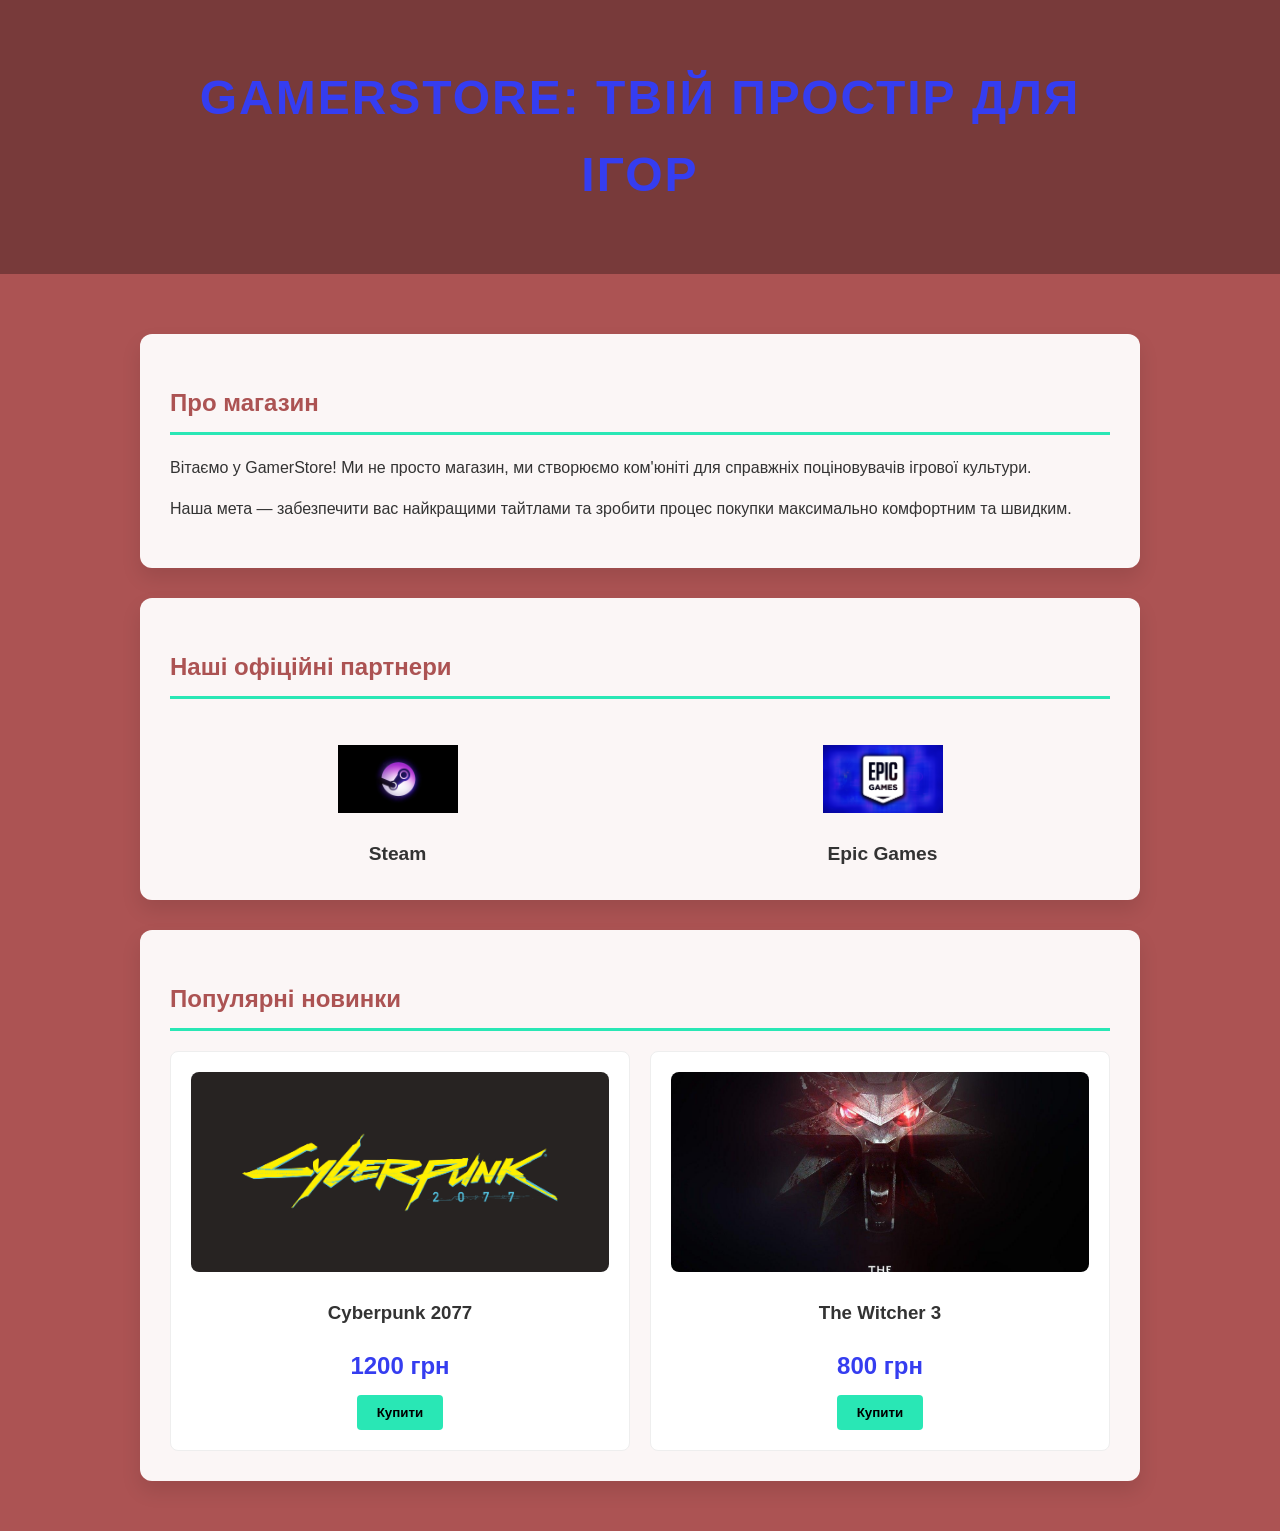
<file: практична робота 1/index.html>
<!DOCTYPE html>
<html lang="uk">
<head>
    <meta charset="UTF-8">
    <meta name="viewport" content="width=device-width, initial-scale=1.0">
    <title>GamerStore | Твій простір для ігор</title>
    <link rel="stylesheet" href="style.css">
</head>
<body>

    <header class="main-header">
        <div class="container">
            <h1 class="main-title">GamerStore: Твій простір для ігор</h1>
        </div>
    </header>

    <main class="container">
        <section class="about-section">
            <h2>Про магазин</h2>
            <div class="about-content">
                <p>Вітаємо у GamerStore! Ми не просто магазин, ми створюємо ком'юніті для справжніх поціновувачів ігрової культури.</p>
                <p>Наша мета — забезпечити вас найкращими тайтлами та зробити процес покупки максимально комфортним та швидким.</p>
           </div>
        </section>

        <section class="partner-section">
    <h2>Наші офіційні партнери</h2>
    <div class="partner-grid">
        <a href="https://store.steampowered.com" target="_blank" class="partner-card">
            <img src="images/steam.jpg" alt="Steam" class="partner-logo">
            <span class="partner-name">Steam</span>
        </a>
        
        <a href="https://www.epicgames.com" target="_blank" class="partner-card">
            <img src="images/epic.jpg" alt="Epic Games" class="partner-logo">
            <span class="partner-name">Epic Games</span>
        </a>
    </div>
</section>

        <section class="products-section">
    <h2>Популярні новинки</h2>
    <div class="product-grid">
        <div class="product-card">
            <img src="images/cyberpunk.jpg" alt="Cyberpunk 2077" class="product-img">
            <h3>Cyberpunk 2077</h3>
            <p class="product-price">1200 грн</p>
            <button class="buy-button">Купити</button>
        </div>
        
        <div class="product-card">
            <img src="images/witcher.jpg" alt="The Witcher 3" class="product-img">
            <h3>The Witcher 3</h3>
            <p class="product-price">800 грн</p>
            <button class="buy-button">Купити</button>
        </div>
    </div>
</section>
    </main>

</body>
</html>
</file>
<file: практична робота 1/style.css>
:root {
    /* Наші основні змінні кольорів */
    --primary-red: #ac5353; /* Ваш колір фон */
    --secondary-blue: #353DF0; /* Синій для заголовка */
    --accent-mint: #29E7B5;  /* М'ятний для кнопок */
    --text-on-dark: #fcfcfc;
    --text-on-light: #333;
    --card-bg: rgba(255, 255, 255, 0.95); /* Напівпрозорий фон для карток */
}

/* 1. Зміна фону body та загальних стилів */
body {
    background-color: var(--primary-red); /* Фон сторінки */
    font-family: 'Segoe UI', Tahoma, Geneva, Verdana, sans-serif;
    line-height: 1.6;
    color: var(--text-on-light);
    margin: 0;
    padding: 0;
}

/* Контейнер для центрування контенту */
.container {
    max-width: 1000px;
    margin: 0 auto;
    padding: 20px;
}

/* 2. Зміна заголовка та його центрування */
.main-header {
    background-color: rgba(0, 0, 0, 0.3); /* Темна плашка для заголовка */
    padding: 40px 0;
    margin-bottom: 40px;
}

.main-title {
    color: var(--secondary-blue); /* Використовуємо синій для h1 */
    text-align: center;         /* Центруємо заголовок */
    font-size: 3rem;
    text-transform: uppercase;
    letter-spacing: 2px;
    margin: 0;
}

/* Загальні стилі для секцій */
section {
    background-color: var(--card-bg); /* Білий фон для контенту, щоб він не бідно виглядав */
    padding: 30px;
    border-radius: 12px;
    box-shadow: 0 10px 20px rgba(0,0,0,0.1);
    margin-bottom: 30px;
}

h2 {
    color: var(--primary-red);
    border-bottom: 3px solid var(--accent-mint);
    padding-bottom: 10px;
}

/* Стилізація секції партнерів (логотипів) */
.partner-grid {
    display: grid;
    grid-template-columns: repeat(2, 1fr);
    gap: 30px;
}

.partner-card {
    display: flex;
    flex-direction: column;
    align-items: center;
    text-decoration: none;
    color: var(--text-on-light);
    transition: transform 0.3s ease;
}

.partner-card:hover {
    transform: translateY(-5px); /* Анімація при наведенні */
}

.partner-logo {
    width: 120px;
    height: 120px;
    object-fit: contain; 
}

.partner-name {
    font-weight: bold;
    font-size: 1.2rem;
}

/* Додаткова ідея 1: Картки товарів */
.product-grid {
    display: grid;
    grid-template-columns: repeat(2, 1fr);
    gap: 20px;
}

.product-card {
    background-color: #fff;
    padding: 20px;
    border-radius: 8px;
    text-align: center;
    border: 1px solid #eee;
}

.product-img {
    width: 100%;
    height: 200px;
    object-fit: cover; 
    border-radius: 8px;
}

.product-price {
    font-weight: bold;
    font-size: 1.5rem;
    color: var(--secondary-blue);
    margin: 10px 0;
}

.buy-button {
    background-color: var(--accent-mint);
    color: #000;
    border: none;
    padding: 10px 20px;
    border-radius: 4px;
    cursor: pointer;
    font-weight: bold;
    transition: background-color 0.3s ease;
}

.buy-button:hover {
    background-color: #20b08b; /* Темніший м'ятний при наведенні */
}
</file>
